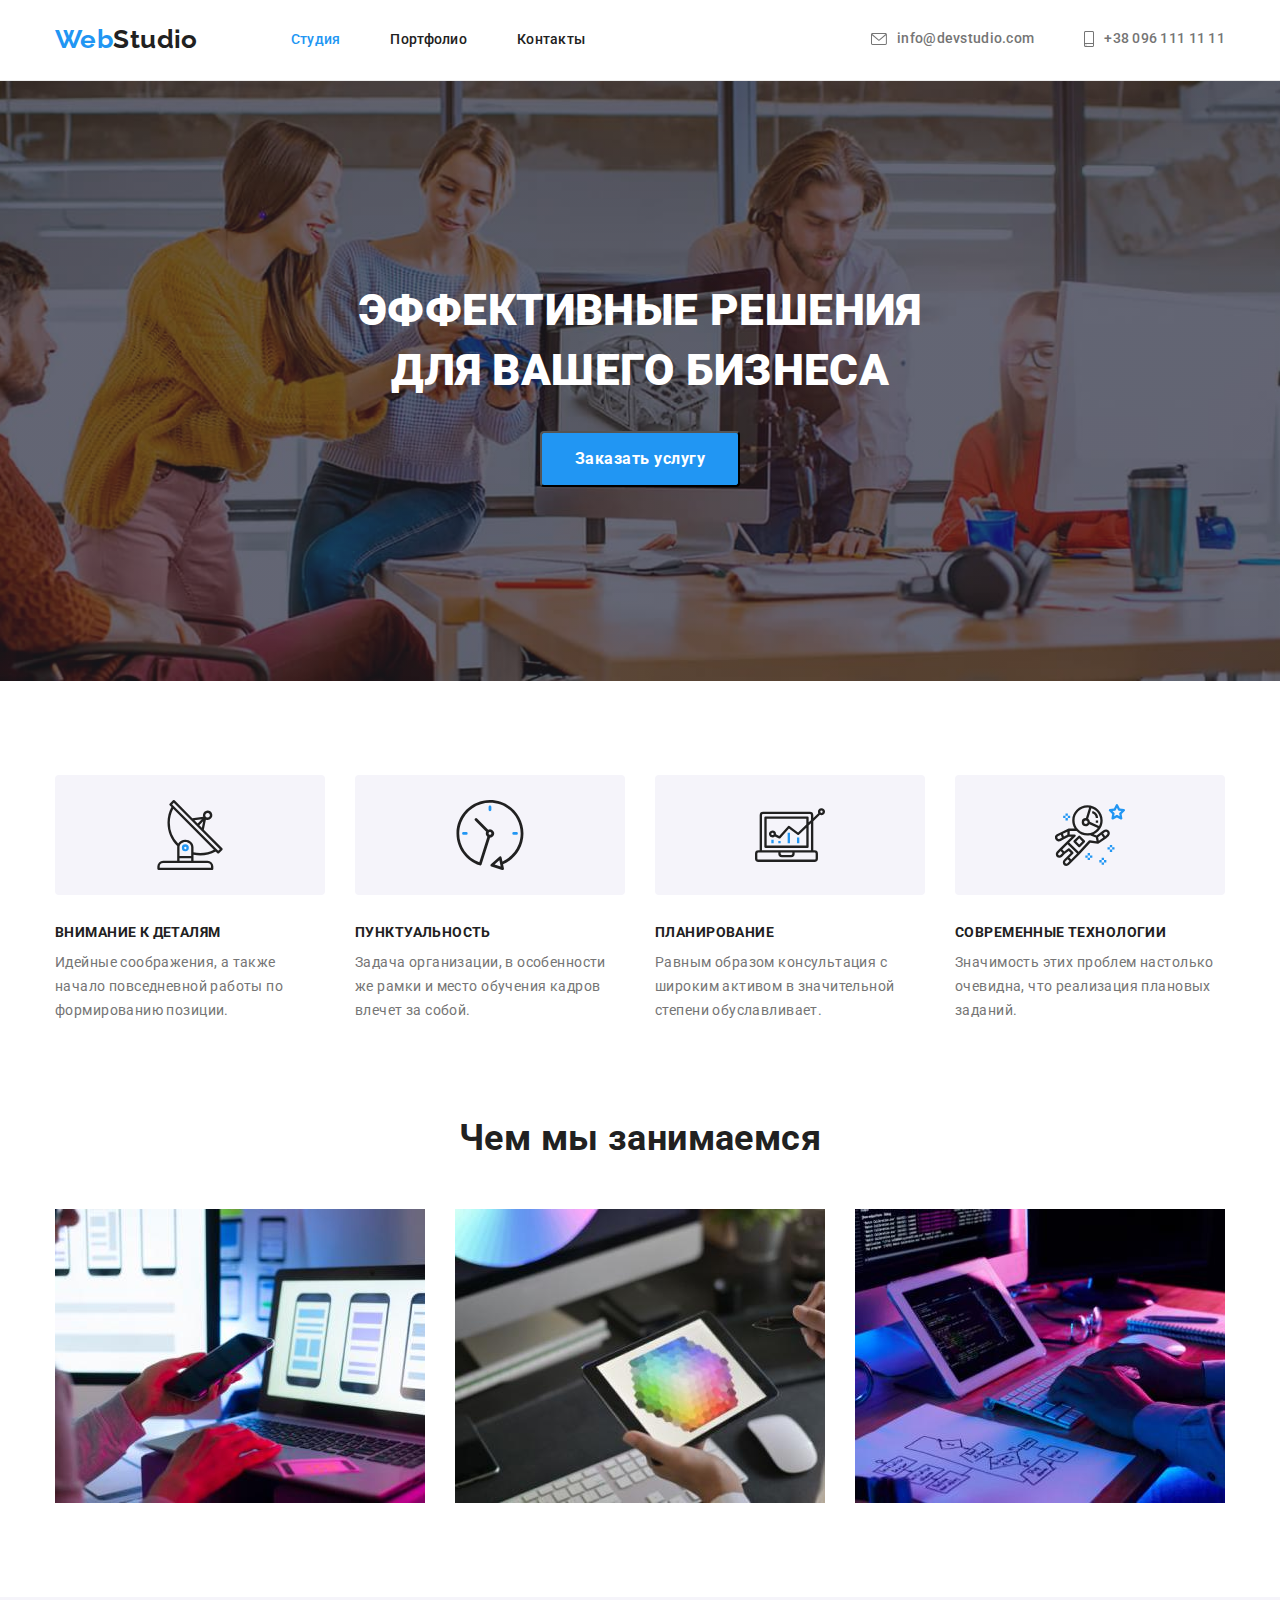
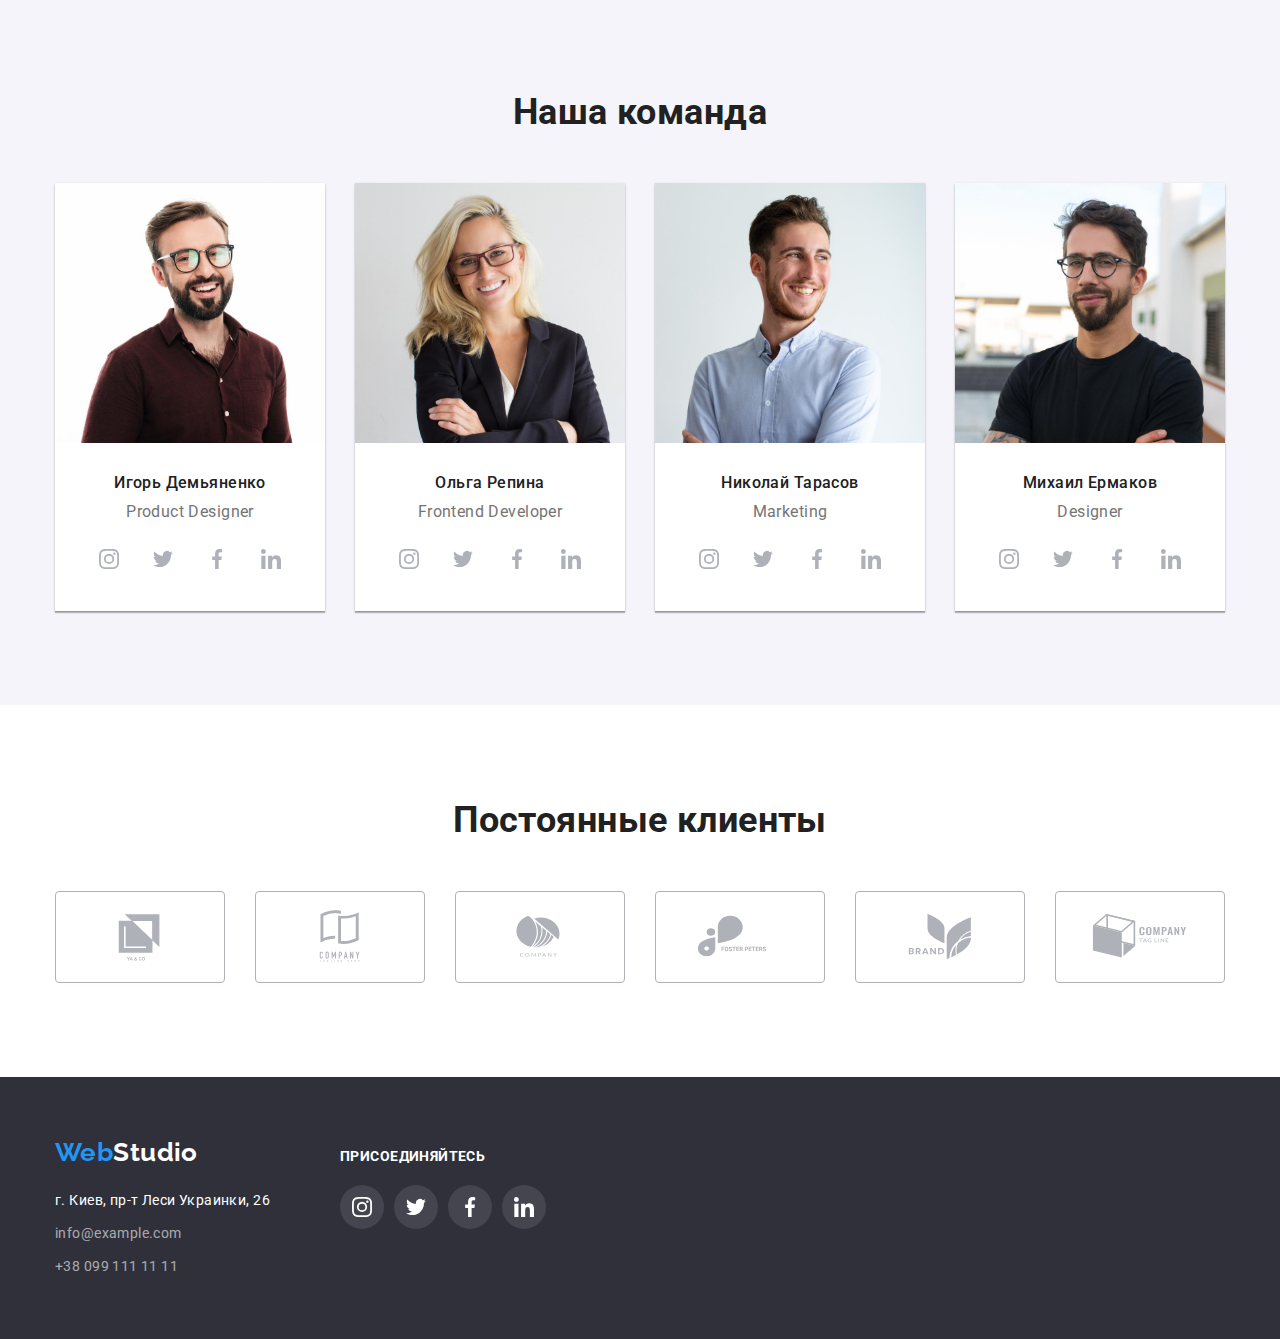
<file: index.html>
<!DOCTYPE html>
<html lang="ru">
<head>
    <meta charset="UTF-8">
    <meta http-equiv="X-UA-Compatible" content="IE=edge">
    <meta name="viewport" content="width=device-width, initial-scale=1.0">
    <title>WebStudio</title>
    <link href="https://fonts.googleapis.com/css2?family=Raleway:wght@700&family=Roboto:wght@400;500;700;900&display=swap"
        rel="stylesheet">
        <link rel="stylesheet" href="https://cdnjs.cloudflare.com/ajax/libs/modern-normalize/1.1.0/modern-normalize.min.css">
    <link rel="stylesheet" href="./CSS/styles.css">
</head>
<body>
    <header class="header">
        <div class="container">
        <nav class="site-nav">
        <a class="logo" href="/"><span class="logo-title" >Web</span>Studio</a>
        <ul class="site-navigation">
            <li class="item">
                <a class="link current" href="./index.html"> Студия</a></li>
            <li class="item">
                <a class="link" href="./portfolio.html"> Портфолио</a></li>
            <li class="item">
                <a class="link" href=""> Контакты</a></li>
        </ul>
        </nav>
        <ul class="address">
            <li class="item">
                <a class="link" href="mailto:info@devstudio.com">
                <svg class="envelope-icon" width="16px" height="12px">
                    <use href="images/symbol-defs.svg#envelope"></use>
                </svg> info@devstudio.com
                </a></li>

            <li class="item">
                <a class="link" href="tel:+380961111111">
                    <svg class="smartphone-icon" width="10px" height="16px">
                        <use href="images/symbol-defs.svg#smartphone"></use>
                    </svg>+38 096 111 11 11
                </a></li>
        </ul>
        </div>
    </header>
    <main>
        
        <section class="hero">
        <div class="container">
            <h1 class="hero-title">ЭФФЕКТИВНЫЕ РЕШЕНИЯ<br/>ДЛЯ ВАШЕГО БИЗНЕСА</h1>
            <button class="button primary" type="button">Заказать услугу</button>
        </div>
        </section>
        
        <section class="section-no-padding" >
            <div class="container">
            <h2 class="section-title" hidden>Наши особенности</h2>
            <ul class="feature-list">
            <li class="item"> 
                <div class="feature-icons">
                    <svg class="feature-icon" width="70px" height="70px">
                        <use href="images/symbol-defs.svg#antenna"></use>
                    </svg>
                </div>
                    <h3 class="title">ВНИМАНИЕ К ДЕТАЛЯМ</h3>
                    <p>Идейные соображения, а также начало повседневной работы по формированию позиции.</p>
            </li>
            
            <li class="item">
                <div class="feature-icons">
                    <svg class="feature-icon" width="70px" height="70px">
                        <use href="images/symbol-defs.svg#clock"></use>
                    </svg>
                </div>
                    <h3 class="title">ПУНКТУАЛЬНОСТЬ</h3>
                <p>Задача организации, в особенности же рамки и место обучения кадров влечет за собой.</p>
            </li>

            <li class="item">
                    <div class="feature-icons">
                        <svg class="feature-icon" width="70px" height="70px">
                            <use href="images/symbol-defs.svg#diagram"></use>
                        </svg>
                    </div>
                    <h3 class="title">ПЛАНИРОВАНИЕ</h3>
                <p>Равным образом консультация с широким активом в значительной степени обуславливает.</p>
            </li>
            <li class="item">
                <div class="feature-icons">
                    <svg class="feature-icon" width="70px" height="70px">
                        <use href="images/symbol-defs.svg#astronaut"></use>
                    </svg>
                </div>
                    <h3 class="title">СОВРЕМЕННЫЕ ТЕХНОЛОГИИ</h3>
                <p>Значимость этих проблем настолько очевидна, что реализация плановых заданий.</p>
            </li>
            </ul>
            </div>
            </section>
        <section class="section">
            <div class="container no-padding">
            <h2 class="section-title">Чем мы занимаемся</h2>
            <ul class="job-example">
                <li class="item"> <img src="./images/photo1.jpg" width="370" alt="програмист" /> </li>
                <li class="item"> <img src="./images/photo2.jpg" width="370" alt="дизайнер" /> </li>
                <li class="item"> <img src="./images/photo3.jpg" width="370" alt="креативный художник" /> </li>
            </ul>
            </div>
        </section>
        
        <!-- Команда-->
        <section class="team section">
            <div class="container">
            <h2 class="section-title">Наша команда</h2>
            <ul class="team-list">
                <li class="item">
                <img src="./images/img.jpg " width="270" alt="мужчина">  
            <div class="caption">
                <h3 class="name"> Игорь Демьяненко </h3>
                <p class="profession" lang="en"> Product Designer </p>
                <ul class="sn-contacts">
                    <li class="sn-item">
                        <a class="sn-link" href="">
                        <svg class="sn-icon" width="20px" height="20px">
                            <use href="images/symbol-defs.svg#instagram"></use>
                        </svg></a>
                    </li>
                    <li class="sn-item">
                        <a class="sn-link" href="">
                        <svg class="sn-icon" width="20px" height="20px">
                            <use href="images/symbol-defs.svg#twitter"></use>
                        </svg></a>
                    </li>
                    <li class="sn-item">
                        <a class="sn-link" href="">
                        <svg class="sn-icon" width="20px" height="20px">
                            <use href="images/symbol-defs.svg#facebook"></use>
                        </svg></a>
                    </li>
                    <li class="sn-item">
                        <a class="sn-link" href="">
                        <svg class="sn-icon" width="20px" height="20px">
                            <use href="images/symbol-defs.svg#linkedin"></use>
                        </svg></a>
                    </li>
                </ul>
            </div>
            </li>

                <li class="item">
                <img src="./images/img1.jpg" width="270" alt="женщина">
            <div class="caption">
                <h3 class="name"> Ольга Репина </h3> 
                <p class="profession" lang="en"> Frontend Developer </p>
                <ul class="sn-contacts">
                    <li class="sn-item">
                        <a class="sn-link" href="">
                            <svg class="sn-icon" width="20px" height="20px">
                                <use href="images/symbol-defs.svg#instagram"></use>
                            </svg></a>
                    </li>
                    <li class="sn-item">
                        <a class="sn-link" href="">
                            <svg class="sn-icon" width="20px" height="20px">
                                <use href="images/symbol-defs.svg#twitter"></use>
                            </svg></a>
                    </li>
                    <li class="sn-item">
                        <a class="sn-link" href="">
                            <svg class="sn-icon" width="20px" height="20px">
                                <use href="images/symbol-defs.svg#facebook"></use>
                            </svg></a>
                    </li>
                    <li class="sn-item">
                        <a class="sn-link" href="">
                            <svg class="sn-icon" width="20px" height="20px">
                                <use href="images/symbol-defs.svg#linkedin"></use>
                            </svg></a>
                    </li>
                </ul>
            </div>
            </li>

                <li class="item"> 
                <img src="./images/img2.jpg" width="270" alt="мужчина">
            <div class="caption">
                <h3 class="name"> Николай Тарасов </h3>
                <p class="profession" lang="en"> Marketing </p>
                <ul class="sn-contacts">
                    <li class="sn-item">
                        <a class="sn-link" href="">
                            <svg class="sn-icon" width="20px" height="20px">
                                <use href="images/symbol-defs.svg#instagram"></use>
                            </svg></a>
                    </li>
                    <li class="sn-item">
                        <a class="sn-link" href="">
                            <svg class="sn-icon" width="20px" height="20px">
                                <use href="images/symbol-defs.svg#twitter"></use>
                            </svg></a>
                    </li>
                    <li class="sn-item">
                        <a class="sn-link" href="">
                            <svg class="sn-icon" width="20px" height="20px">
                                <use href="images/symbol-defs.svg#facebook"></use>
                            </svg></a>
                    </li>
                    <li class="sn-item">
                        <a class="sn-link" href="">
                            <svg class="sn-icon" width="20px" height="20px">
                                <use href="images/symbol-defs.svg#linkedin"></use>
                            </svg></a>
                    </li>
                </ul>
            </div>
            </li>

                <li class="item">    
                <img src="./images/img3.jpg" width="270" alt="мужчина">
            <div class="caption">
                <h3 class="name"> Михаил Ермаков </h3>
                <p class="profession" lang="en"> Designer </p>
                <ul class="sn-contacts">
                    <li class="sn-item">
                        <a class="sn-link" href="">
                            <svg class="sn-icon" width="20px" height="20px">
                                <use href="images/symbol-defs.svg#instagram"></use>
                            </svg></a>
                    </li>
                    <li class="sn-item">
                        <a class="sn-link" href="">
                            <svg class="sn-icon" width="20px" height="20px">
                                <use href="images/symbol-defs.svg#twitter"></use>
                            </svg></a>
                    </li>
                    <li class="sn-item">
                        <a class="sn-link" href="">
                            <svg class="sn-icon" width="20px" height="20px">
                                <use href="images/symbol-defs.svg#facebook"></use>
                            </svg></a>
                    </li>
                    <li class="sn-item">
                        <a class="sn-link" href="">
                            <svg class="sn-icon" width="20px" height="20px">
                                <use href="images/symbol-defs.svg#linkedin"></use>
                            </svg></a>
                    </li>
                </ul>
            </div>
            </li>
            </ul>
            </div>
        </section>
        <section class="clients section">
            <div class="container">
            <h2 class="section-title">Постоянные клиенты</h2>
<ul class="clients-list">
    <li class="item">
        <a class="client-link" href="">
        <svg class="client-icon " width="106px" height="60px">
        <use href="images/symbol-defs.svg#ya-co"></use></svg></a>
    </li>
    <li class="item">
        <a class="client-link" href="">
        <svg class="client-icon" width="106px" height="60px">
        <use href="images/symbol-defs.svg#tagline"></use></svg></a>
    </li>
    <li class="item">
        <a class="client-link" href="">
        <svg class="client-icon" width="106px" height="60px">
        <use href="images/symbol-defs.svg#company"></use></svg></a>
    </li>
    <li class="item">
        <a class="client-link" href="">
        <svg class="client-icon" width="106px" height="60px">
        <use href="images/symbol-defs.svg#foster"></use></svg></a>
    </li>
    <li class="item">
        <a class="client-link" href="">
        <svg class="client-icon" width="106px" height="60px">
        <use href="images/symbol-defs.svg#brand"></use></svg></a>
    </li>
    <li class="item">
        <a class="client-link" href="">
        <svg class="client-icon" width="106px" height="60px">
        <use href="images/symbol-defs.svg#last"></use></svg></a>
    </li>
</ul>
</div>
        </section>
    </main>
    <footer class="footer">
        <div class="container">
        <div class="footer-link">
            <a class="logo" href="/"><span class="logo-title">Web</span>Studio</a>
            <address class="address">
                <ul class="address-list">
                    <li class="address-item"><a class="footer-address" href="">г. Киев, пр-т Леси Украинки, 26</a></li>
                    <li class="footer-mail"><a class="link-address" href="mailto:info@example.com">info@example.com</a></li>
                    <li><a class="link-address" href="tel:+380991111111">+38 099 111 11 11</a></li>
                </ul>
            </address>
    </div>
        <div class="footer-sn">
            
                <p class="invitation">присоединяйтесь</p>
                <ul class="footer-icons">
                    <li class="logo-item">
                                <a class="footer-icon link" href="">
                                <svg class="footer-icon" width="20px" height="20px">
                                <use href="images/symbol-defs.svg#instagram"></use>
                            </svg>
                        </a>
                    </li>
                    <li class="logo-item">
                            <a class="footer-icon link" href="">
                            <svg class="footer-icon" width="20px" height="20px">
                            <use href="images/symbol-defs.svg#twitter"></use>
                        </svg>
                        </a>
                    </li>
                    <li class="logo-item">
                            <a class="footer-icon link" href="">
                            <svg class="footer-icon" width="20px" height="20px">
                            <use href="images/symbol-defs.svg#facebook"></use>
                        </svg>
                        </a>
                    </li>
                    <li class="logo-item">
                            <a class="footer-icon link" href="">
                            <svg class="footer-icon" width="20px" height="20px">
                            <use href="images/symbol-defs.svg#linkedin"></use>
                        </svg>
                        </a>
                    </li>
                </ul>
                
            </div>
    </div>
    </footer>
</body>
</html>
</file>
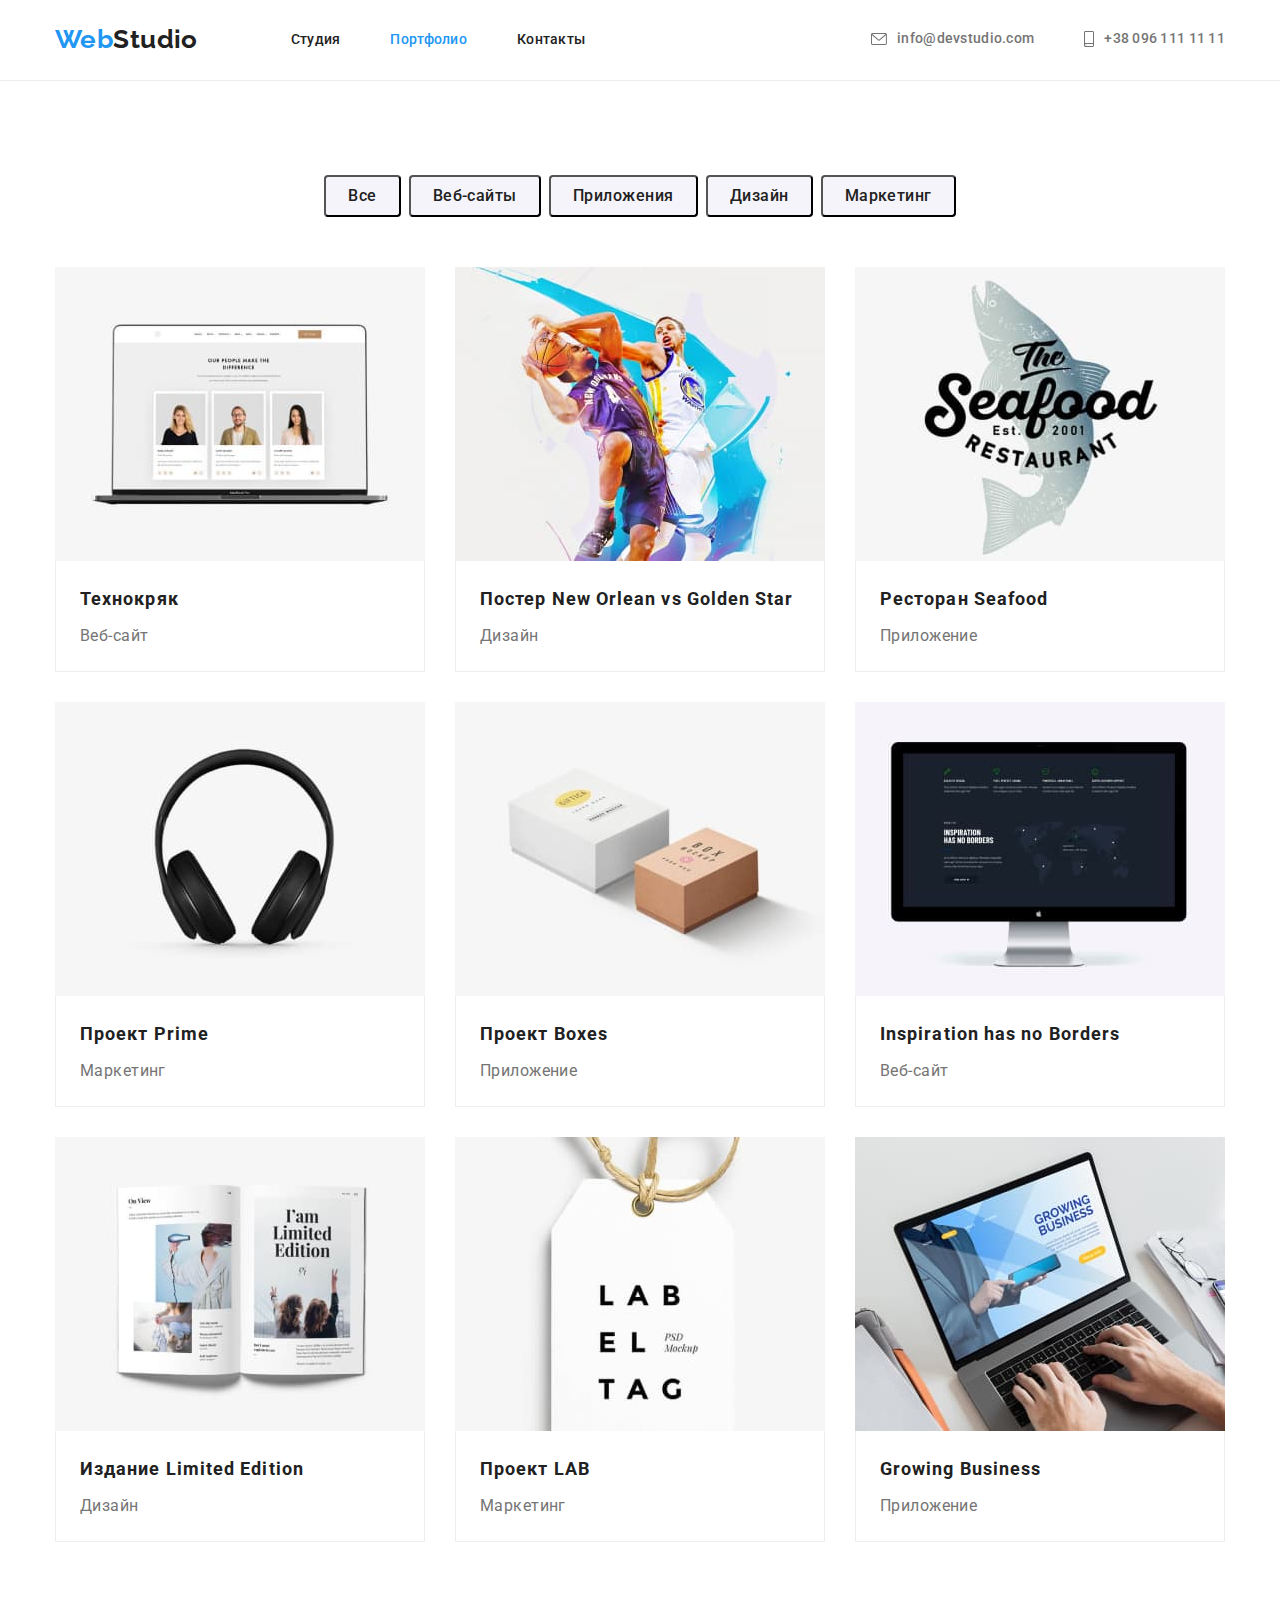
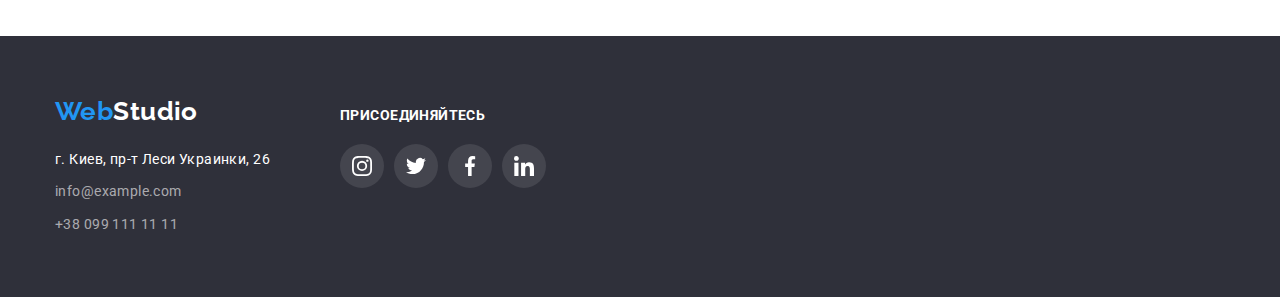
<file: portfolio.html>
<!DOCTYPE html>
<html lang="en">
<head>
    <meta charset="UTF-8">
    <meta http-equiv="X-UA-Compatible" content="IE=edge">
    <meta name="viewport" content="width=device-width, initial-scale=1.0">
    <title>Portfolio</title>
    <link href="https://fonts.googleapis.com/css2?family=Raleway:wght@700&family=Roboto:wght@400;500;700;900&display=swap"
        rel="stylesheet">
        <link rel="stylesheet" href="https://cdnjs.cloudflare.com/ajax/libs/modern-normalize/1.1.0/modern-normalize.min.css">
    <link rel="stylesheet" href="./CSS/styles.css">
</head>
<body>
<header class="header">
    <div class="container">
        <nav class="site-nav">
            <a class="logo" href="/"><span class="logo-title">Web</span>Studio</a>
            <ul class="site-navigation">
                <li class="item">
                    <a class="link" href="./index.html"> Студия</a>
                </li>
                <li class="item">
                    <a class="link current" href="./portfolio.html"> Портфолио</a>
                </li>
                <li class="item">
                    <a class="link" href=""> Контакты</a>
                </li>
            </ul>
        </nav>
        <ul class="address">
            <li class="item">
                <a class="link" href="mailto:info@devstudio.com">
                    <svg class="envelope-icon" width="16px" height="12px">
                        <use href="images/symbol-defs.svg#envelope"></use>
                    </svg> info@devstudio.com
                </a>
            </li>

            <li class="item">
                <a class="link" href="tel:+380961111111">
                    <svg class="smartphone-icon" width="10px" height="16px">
                        <use href="images/symbol-defs.svg#smartphone"></use>
                    </svg>+38 096 111 11 11
                </a>
            </li>
        </ul>
    </div>
</header>
    <main>
    <section class="section"> 
        <div class="container">
        <ul class="filters-list">
            <li class="item">
                <button class="button secondary" type="button">Все</button>
            </li>
            <li class="item">
                <button class="button secondary" type="button">Веб-сайты</button>
            </li>
            <li class="item"> 
                <button class="button secondary" type="button">Приложения</button>
            </li>
            <li class="item">
                <button class="button secondary" type="button">Дизайн</button>
            </li>
            <li class="item">
                <button class="button secondary" type="button">Маркетинг</button>
            </li>
        </ul>
        <h1 hidden>Все наше Портфолио</h1>
        <ul class="portfolio-list">
            <li class="element">
                <img src="./images/ph1.jpg" width="370" alt="экран компьютера">
            <div class="bottom"> 
                <h2 class="title">Технокряк</h2>
                <p class="project" >Веб-сайт</p>
            </div>
            </li>
            <li class="element">
                <img src="./images/ph2.jpg" width="370" alt="два баскетболиста">
            <div class="bottom"> 
                <h2 class="title">Постер New Orlean vs Golden Star</h2>
                <p class="project">Дизайн</p>
            </div>
            </li>
            <li class="element">
                <img src="./images/ph3.jpg" width="370" alt="логотип ресторана">
            <div class="bottom">  
                <h2 class="title">Ресторан Seafood</h2>
                <p class="project">Приложение</p>
            </div>
            </li>
            <li class="element">
                <img src="./images/ph4.jpg" width="370" alt="наушники">
            <div class="bottom">
                <h2 class="title">Проект Prime</h2>
                <p class="project">Маркетинг</p>
            </div>
            </li>
            <li class="element">
                <img src="./images/ph5.jpg" width="370" alt="две картонные коробки">
            <div class="bottom"> 
                <h2 class="title">Проект Boxes</h2>
                <p class="project">Приложение</p>
            </div>
            </li>
            <li class="element">
                <img src="./images/ph6.jpg" width="370" alt="монитор">
            <div class="bottom">  
                <h2 class="title">Inspiration has no Borders</h2>
                <p class="project">Веб-сайт</p>
            </div>
            </li>
            <li class="element">
                <img src="./images/ph7.jpg" width="370" alt="открытая книга">
            <div class="bottom">  
                <h2 class="title">Издание Limited Edition</h2>
                <p class="project">Дизайн</p>
            </div>
            </li>
            <li class="element">
                <img src="./images/ph8.jpg" width="370" alt="ярлык">
            <div class="bottom">  
                <h2 class="title">Проект LAB</h2>
                <p class="project">Маркетинг</p>
            </div>
            </li>
            <li class="element">
                <img src="./images/ph9.jpg" width="370" alt="ноутбук">
            <div class="bottom"> 
                <h2 class="title">Growing Business</h2>
                <p class="project">Приложение</p>
            </div>
            </li>
        </ul>
        </div>
        </section>
    </main>
   <footer class="footer">
        <div class="container">
        <div class="footer-link">
            <a class="logo" href="/"><span class="logo-title">Web</span>Studio</a>
            <address class="address">
                <ul class="address-list">
                    <li class="address-item"><a class="footer-address" href="">г. Киев, пр-т Леси Украинки, 26</a></li>
                    <li class="footer-mail"><a class="link-address" href="mailto:info@example.com">info@example.com</a></li>
                    <li><a class="link-address" href="tel:+380991111111">+38 099 111 11 11</a></li>
                </ul>
            </address>
    </div>
        <div class="footer-sn">
            
                <p class="invitation">присоединяйтесь</p>
                <ul class="footer-icons">
                    <li class="logo-item">
                                <a class="footer-icon link" href="">
                                <svg class="footer-icon" width="20px" height="20px">
                                <use href="images/symbol-defs.svg#instagram"></use>
                            </svg>
                        </a>
                    </li>
                    <li class="logo-item">
                            <a class="footer-icon link" href="">
                            <svg class="footer-icon" width="20px" height="20px">
                            <use href="images/symbol-defs.svg#twitter"></use>
                        </svg>
                        </a>
                    </li>
                    <li class="logo-item">
                            <a class="footer-icon link" href="">
                            <svg class="footer-icon" width="20px" height="20px">
                            <use href="images/symbol-defs.svg#facebook"></use>
                        </svg>
                        </a>
                    </li>
                    <li class="logo-item">
                            <a class="footer-icon link" href="">
                            <svg class="footer-icon" width="20px" height="20px">
                            <use href="images/symbol-defs.svg#linkedin"></use>
                        </svg>
                        </a>
                    </li>
                </ul>
                
            </div>
    </div>
    </footer>
</body>
</html>
</file>
<file: CSS/styles.css>
:root {
  --primary-text-color: #757575;
  --title-text-color: #212121;
  --accent-color: #2196f3;
  --primary-white-color: #ffffff;
  --secondary-bg-color: #f5f4fa;
  --first-bg-color: #2f303a;
  --footer-address-color: rgba(255, 255, 255, 0.6);
  --icons-color: #afb1b8;
}

img {
  display: block;
}
ul {
  list-style: none;
  padding: 0;
  margin: 0;
}

h1,
h2,
h3,
h4,
h5,
p {
  margin-top: 0;
  margin-bottom: 0;
}

body {
  background-color: var(--primary-white-color);
  color: var(--primary-text-color);

  font-family: Roboto, sans-serif;
  font-style: normal;
  font-size: 14px;
  font-weight: 400;
  line-height: 1.71;
  letter-spacing: 0.03em;
}

.container {
  margin-left: auto;
  margin-right: auto;
  width: 1200px;
  padding-left: 15px;
  padding-right: 15px;
}

.header {
  padding-top: 24px;
  padding-bottom: 25px;
  border-bottom: 1px solid #ececec;
}

.header .container {
  display: flex;
}

.logo {
  color: var(--title-text-color);
  font-family: Raleway;

  font-weight: bold;
  font-size: 26px;
  line-height: 1.19;
  text-decoration: none;
}

.logo-title {
  color: var(--accent-color);
}
.logo:hover {
  color: var(--accent-color);
}
.link {
  color: var(--title-text-color);
  font-weight: 500;
  line-height: 1.14;
  letter-spacing: 0.02em;
  text-decoration: none;
}
.site-nav {
  display: flex;
  align-items: center;
}

.site-navigation {
  display: flex;
  margin-left: 93px;
}

.site-navigation .item + .item {
  margin-left: 50px;
}

.site-nav .link:hover {
  color: var(--accent-color);
}

.site-nav .link.current {
  color: var(--accent-color);
}

.address .link {
  color: var(--primary-text-color);
}

.address .link .envelope-icon,
.address .link .smartphone-icon {
  /* display: flex; */
  margin-right: 10px;
  fill: currentColor;
}

.address .item .link {
  display: flex;
  align-items: center;
}

.address .link:hover {
  color: var(--accent-color);
}

.address {
  display: flex;
  align-items: center;
  margin-left: auto;
}

.address .item + .item {
  margin-left: 50px;
}

/*Hero*/

.hero {
  background-color: #2f303a;
  text-align: center;
  height: 600px;
  max-width: 1600px;
  margin-left: auto;
  margin-right: auto;
  background-image: linear-gradient(to right, rgba(47, 48, 58, 0.4), rgba(47, 48, 58, 0.4)),
    url(../images/hero.jpg);
  background-repeat: no-repeat;
  background-position: center;
  background-size: cover;
}

.hero .container {
  /* height: 600px; */
  padding-top: 200px;
  padding-bottom: 200px;
}

.hero-title {
  color: var(--primary-white-color);

  font-weight: 900;
  font-size: 44px;
  line-height: 1.36;
  text-align: center;

  margin-top: 0;
  margin-bottom: 30px;
}

/*Section*/

/* .section .container {
  padding-top: 94px;
  padding-bottom: 94px;
} */

.section-title {
  color: var(--title-text-color);
  /* font-weight: 700; */
  font-size: 36px;
  line-height: 1.17;
  text-align: center;

  margin-bottom: 50px;
}
.section {
  padding-top: 94px;
  padding-bottom: 94px;
}
.section-no-padding {
  padding-top: 94px;
  padding-bottom: 0;
}

.job-example {
  display: flex;
}

.job-example .item {
  width: 370px;
  /* outline: 1px solid red; */
}

.job-example .item + .item {
  margin-left: 30px;
}
/* /-----------------*Features*--------------------/ */

.feature-icons {
  display: flex;
  width: 270px;
  height: 120px;
  justify-content: center;
  align-items: center;
  /* border: 1px solid var(--icons-color); */

  background-color: #f5f4fa;
  border-radius: 4px;
  margin-bottom: 30px;
}

.feature-list {
  display: flex;
  justify-content: center;
}

.feature-list .item {
  width: 270px;
}

.feature-list .item + .item {
  margin-left: 30px;
}

.feature-list .title {
  color: var(--title-text-color);

  font-size: 14px;
  line-height: 1.14;

  margin-top: 0;
  margin-bottom: 10px;
}

.feature-list p {
  margin-top: 0;
  margin-bottom: 0;
}

/*-----------------------Team-----------------------------------*/

.team.section {
  background-color: #f5f4fa;
}
.team-list .name {
  color: var(--title-text-color);
  font-weight: 500;
  font-size: 16px;
  line-height: 1.19;
}

.team-list .profession {
  font-size: 16px;
  line-height: 1.19;

  margin-top: 10px;
}

.team-list {
  display: flex;
}

.team-list .item {
  box-shadow: 0px 1px 3px rgba(0, 0, 0, 0.12), 0px 1px 1px rgba(0, 0, 0, 0.14),
    0px 2px 1px rgba(0, 0, 0, 0.2);
}

.team-list .item + .item {
  margin-left: 30px;
}

.team-list .name,
.team-list .profession {
  text-align: center;
}

.team-list .caption {
  padding-top: 30px;
  padding-bottom: 30px;
  background-color: #ffffff;
}
.sn-contacts {
  display: flex;
  justify-content: center;
  margin-top: 16px;
}

.sn-contacts .sn-item + .sn-item {
  margin-left: 10px;
}

.sn-link {
  display: flex;
  width: 44px;
  height: 44px;
  border-radius: 50%;
  justify-content: center;
  align-items: center;
  background-color: #ffffff;
  color: var(--icons-color);
}

.sn-icon {
  fill: currentColor;
}

.sn-link:hover,
.sn-link:focus {
  color: #ffffff;
  background-color: var(--accent-color);
}

/* ----------------clients------------------ */

.clients-list {
  display: flex;
  justify-content: center;
}

.clients-list .item + .item {
  margin-left: 30px;
}

.client-link {
  display: flex;
  width: 170px;
  height: 92px;
  justify-content: center;
  align-items: center;
  border: 1px solid var(--icons-color);
  border-radius: 4px;
  color: var(--icons-color);
}

.client-icon {
  fill: currentColor;
}
.client-link:hover,
.client-link:focus {
  color: var(--accent-color);
  border-color: var(--accent-color);
}
/*Address*/

.address {
  color: var(--primary-white-color);
  line-height: 1.71;
  font-style: normal;

  margin-top: 0;
  margin-bottom: 0;
}
.address .link-address {
  color: var(--footer-address-color);
  text-decoration: none;
}

/*Button*/

.button {
  color: var(--title-text-color);
  cursor: pointer;

  font-family: inherit;
  font-style: normal;
  font-weight: 500;
  font-size: 16px;
  line-height: 1.62;
  letter-spacing: 0.03em;

  border-radius: 4px;
}

.button.primary {
  color: var(--primary-white-color);
  background-color: var(--accent-color);

  font-weight: 700;
  font-size: 16px;
  line-height: 1.87;

  padding: 11px 32px;
  min-width: 200px;
  text-align: center;
}

.button.secondary {
  background-color: var(--secondary-bg-color);

  font-weight: 500;
  font-size: 16px;
  line-height: 1.62;

  padding: 6px 22px;
  min-width: 73px;
}

.button.secondary:hover,
.button.secondary:focus,
.button.secondary:active {
  color: var(--primary-white-color);
  background-color: var(--accent-color);
}
/*Portfolio*/
.portfolio-list .title {
  color: var(--title-text-color);

  font-weight: 700;
  font-size: 18px;
  line-height: 2;

  letter-spacing: 0.06em;

  margin-bottom: 4px;
}

.portfolio-list .element:hover {
  box-shadow: 0px 1px 1px rgba(0, 0, 0, 0.12), 0px 4px 4px rgba(0, 0, 0, 0.06),
    1px 4px 6px rgba(0, 0, 0, 0.16);
}

.filters-list {
  display: flex;
  justify-content: center;
  /* padding-left: 280px;
  padding-right: 279px; */
  margin-top: 0;
  margin-bottom: 50px;
}

.filters-list .item:hover,
:focus {
  box-shadow: 0px 3px 1px rgba(0, 0, 0, 0.1), 0px 1px 2px rgba(0, 0, 0, 0.08),
    0px 2px 2px rgba(0, 0, 0, 0.12);
}
/* .filters-list .item:focus {
  box-shadow: 0px 3px 1px rgba(0, 0, 0, 0.1), 0px 1px 2px rgba(0, 0, 0, 0.08),
    0px 2px 2px rgba(0, 0, 0, 0.12);
} */

.filters-list .item + .item {
  margin-left: 8px;
}

.project {
  font-size: 16px;
  line-height: 1.87;
}

.portfolio-list {
  display: flex;
  flex-wrap: wrap;
  justify-content: space-between;
  flex-basis: inherit;
}

.element {
  width: 370px;
  margin-right: 30px;
  margin-bottom: 30px;
}

.portfolio-list .bottom {
  padding: 20px 24px;
  border-width: 0px 1px 1px 1px;
  border-color: #eeeeee;
  border-style: solid;
}

.element:nth-child(3n) {
  margin-right: 0px;
}

.element:nth-last-child(-n + 3) {
  margin-bottom: 0;
}

/* -----------------Footer------------------- */
.footer {
  background-color: #2f303a;
  /* color: var(--primary-white-color); */
}

.footer .logo {
  color: var(--primary-white-color);
}

.footer .logo:hover {
  color: var(--accent-color);
}

.address .link-address:hover,
.link:focus {
  color: var(--accent-color);
}
.footer {
  padding-top: 60px;
  padding-bottom: 60px;
}

.address-item {
  margin-top: 20px;
  margin-bottom: 9px;
}
.footer-mail {
  margin-bottom: 9px;
}

.address-list .footer-address {
  color: var(--primary-white-color);
  text-decoration: none;
}
.address-list .footer-address:hover,
.address-list .footer-address:focus {
  color: var(--accent-color);
}

.invitation {
  text-transform: uppercase;
  font-weight: 700;
  line-height: 1.14;
  color: #ffffff;
  margin-bottom: 20px;
}
.footer-icon.link {
  display: flex;
  width: 44px;
  height: 44px;
  border-radius: 50%;
  align-items: center;
  background-color: rgba(255, 255, 255, 0.1);
  color: #ffffff;
}
.footer-icon {
  justify-content: center;
  fill: currentColor;
}
.footer-icons .logo-item + .logo-item {
  margin-left: 10px;
}

.footer-icons {
  display: flex;
}

.footer .container {
  display: flex;
}

.footer-sn {
  margin: 12px 0 0 70px;
}
.footer-icon.link:hover,
.footer-icon.link:focus {
  background-color: var(--accent-color);
}
/*цвет основного текста #212121*/

/*вторичный цвет #757575 */

/*белый FFFFFF*/

/*акцент #2196F3*/ ;
</file>
